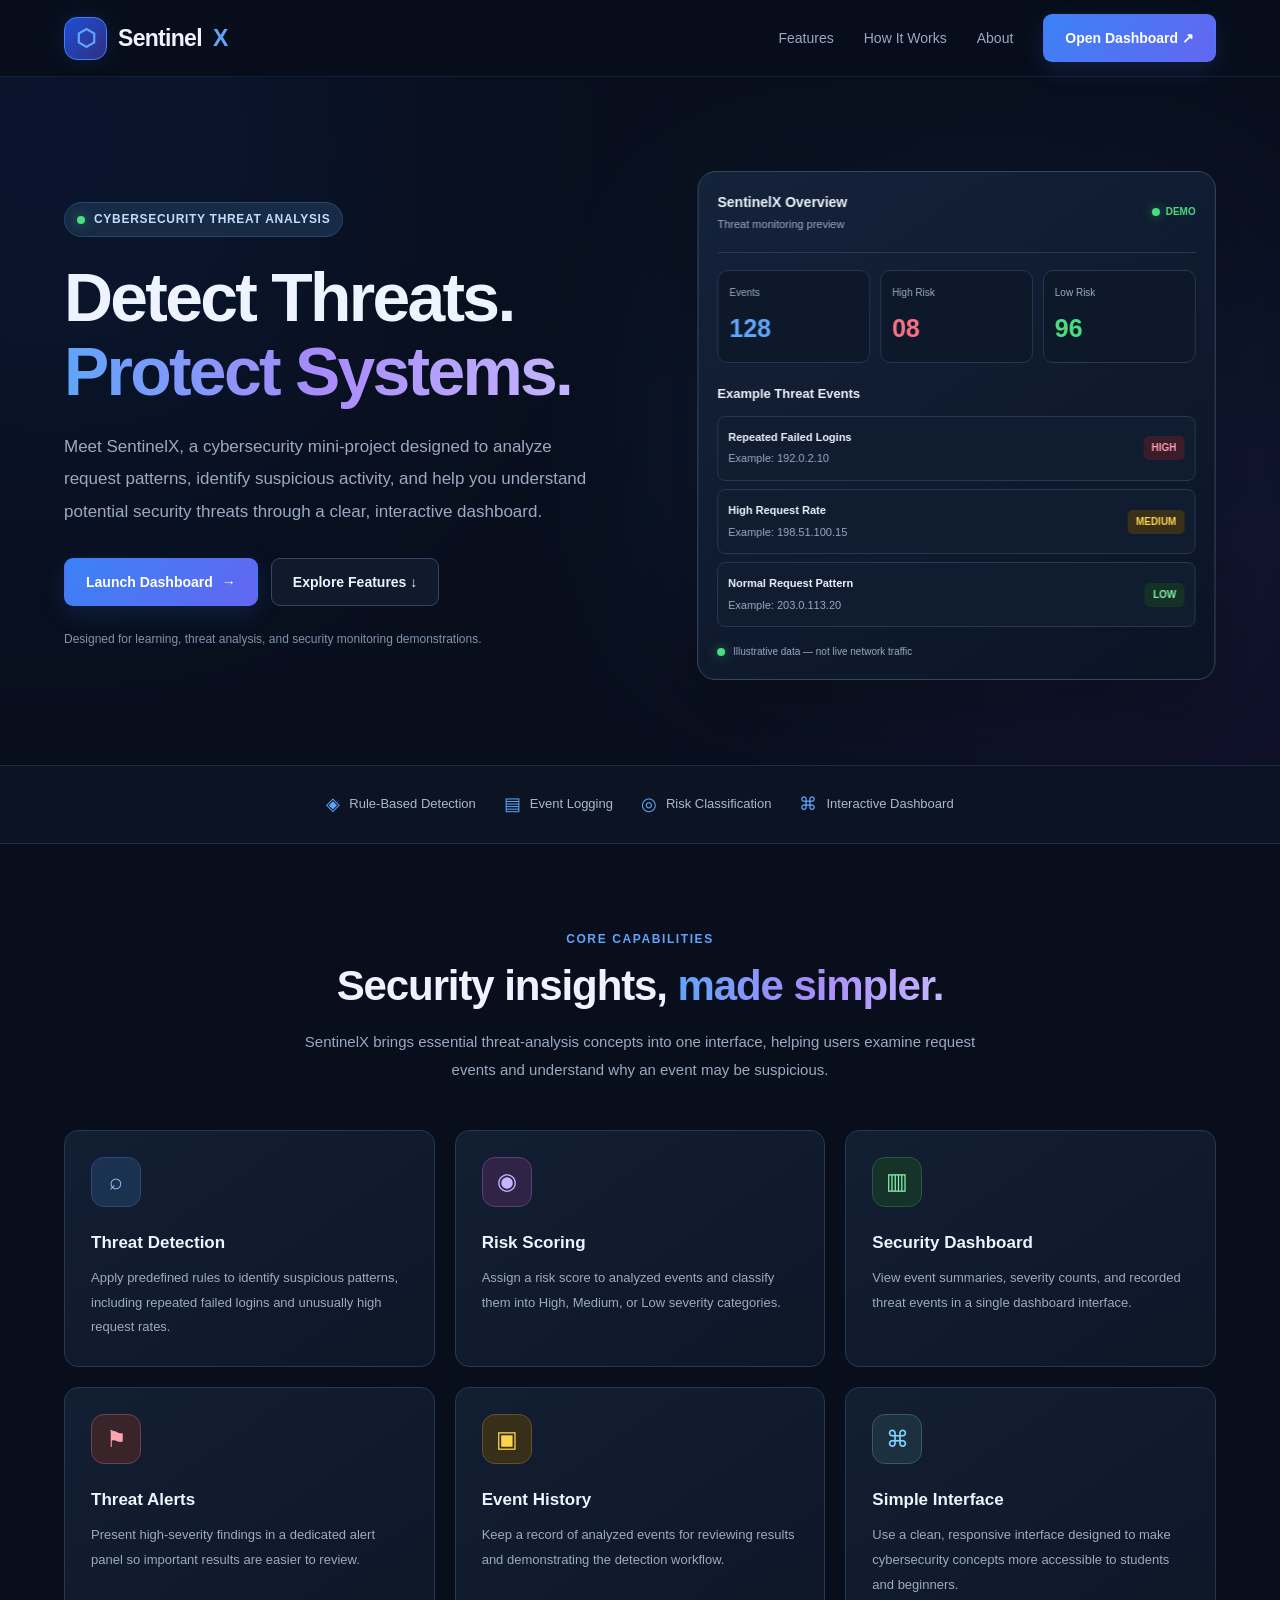
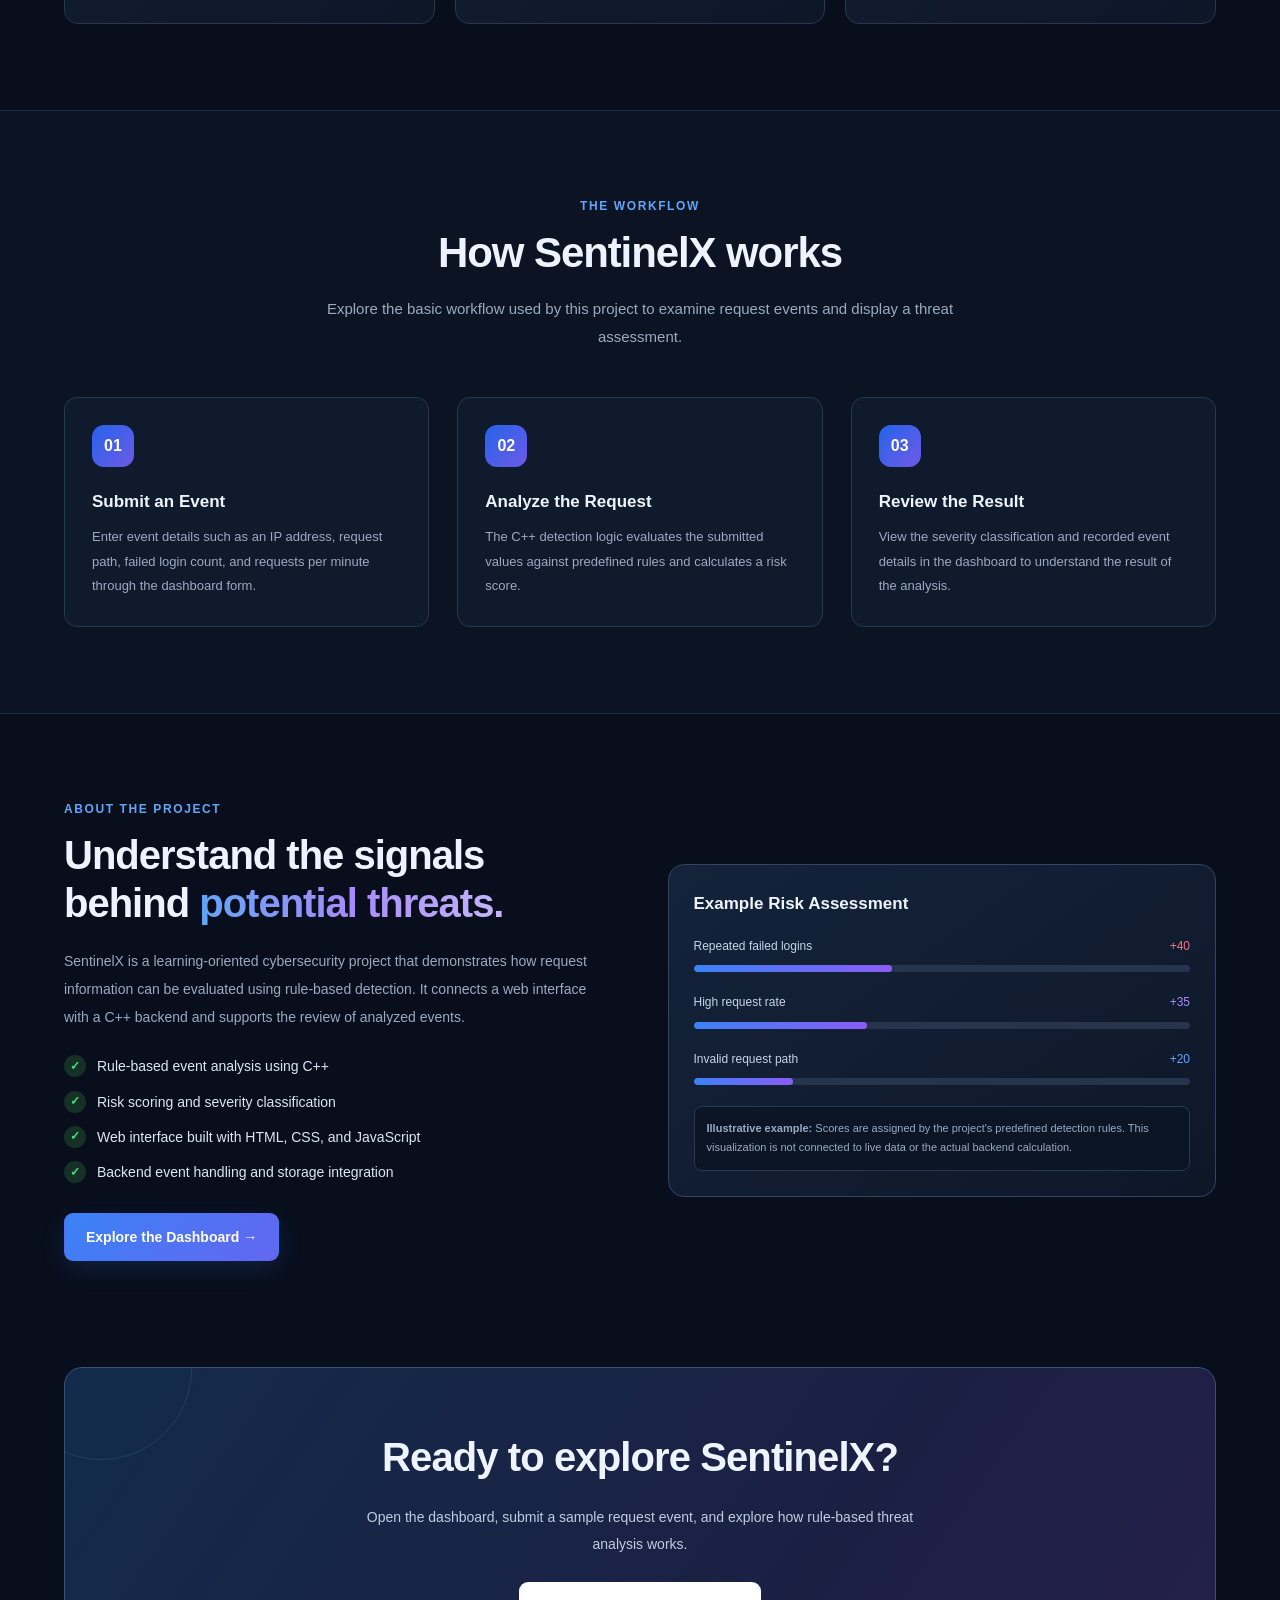
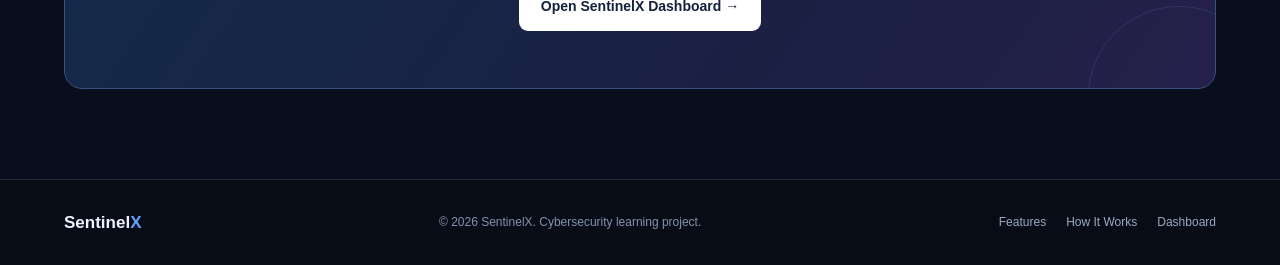
<file: frontend/home.html>
<!DOCTYPE html>
<html lang="en">
<head>
    <meta charset="UTF-8">
    <meta name="viewport" content="width=device-width, initial-scale=1.0">
    <meta name="theme-color" content="#0b1120">
    <meta name="description" content="SentinelX is a cybersecurity threat analysis dashboard that helps identify suspicious request patterns and assess potential threats.">
    <title>SentinelX | Cybersecurity Threat Intelligence</title>

    <style>
        :root {
            --bg: #080e1b;
            --surface: #101a2d;
            --surface-light: #16243b;
            --border: #263852;
            --text: #eef4ff;
            --muted: #9aaac2;
            --blue: #60a5fa;
            --purple: #a78bfa;
            --green: #4ade80;
            --red: #fb7185;
        }

        * {
            box-sizing: border-box;
            margin: 0;
            padding: 0;
        }

        html {
            scroll-behavior: smooth;
            scroll-padding-top: 90px;
        }

        body {
            background: var(--bg);
            color: var(--text);
            font-family: "Segoe UI", Arial, sans-serif;
            line-height: 1.6;
            overflow-x: hidden;
        }

        a {
            color: inherit;
            text-decoration: none;
        }

        button, a {
            -webkit-tap-highlight-color: transparent;
        }

        button:focus-visible, a:focus-visible {
            outline: 2px solid var(--blue);
            outline-offset: 4px;
        }

        .container {
            width: min(1160px, 90%);
            margin: auto;
        }

        /* Navigation */

        .navbar {
            position: sticky;
            top: 0;
            z-index: 100;
            background: rgba(8, 14, 27, 0.92);
            border-bottom: 1px solid rgba(96, 165, 250, 0.13);
            backdrop-filter: blur(16px);
        }

        .nav-content {
            min-height: 76px;
            display: flex;
            justify-content: space-between;
            align-items: center;
            gap: 20px;
        }

        .brand {
            display: flex;
            align-items: center;
            gap: 11px;
            font-size: 23px;
            font-weight: 800;
            letter-spacing: -0.7px;
        }

        .brand-icon {
            display: grid;
            place-items: center;
            width: 43px;
            height: 43px;
            border: 1px solid #3b82f6;
            border-radius: 13px;
            color: #bfdbfe;
            background: linear-gradient(135deg, #1d4ed8, #312e81);
            box-shadow: 0 0 25px #3b82f625;
        }

        .brand span {
            color: var(--blue);
        }

        .nav-links {
            display: flex;
            align-items: center;
            gap: 30px;
        }

        .nav-links > a:not(.btn) {
            color: var(--muted);
            font-size: 14px;
            transition: color 0.2s;
        }

        .nav-links > a:not(.btn):hover {
            color: white;
        }

        .menu-toggle {
            display: none;
            padding: 8px 12px;
            background: var(--surface);
            border: 1px solid var(--border);
            border-radius: 8px;
            color: white;
            font-size: 21px;
            cursor: pointer;
        }

        /* Buttons */

        .btn {
            display: inline-flex;
            justify-content: center;
            align-items: center;
            gap: 9px;
            padding: 12px 21px;
            border: 1px solid transparent;
            border-radius: 9px;
            font-size: 14px;
            font-weight: 700;
            transition: transform 0.2s, background 0.2s, border-color 0.2s;
            cursor: pointer;
        }

        .btn:hover {
            transform: translateY(-2px);
        }

        .btn-primary {
            background: linear-gradient(135deg, #3b82f6, #6366f1);
            color: white;
            box-shadow: 0 8px 25px #3b82f62a;
        }

        .btn-primary:hover {
            background: linear-gradient(135deg, #2563eb, #4f46e5);
        }

        .btn-outline {
            background: #101a2d;
            color: var(--text);
            border-color: #344762;
        }

        .btn-outline:hover {
            background: #182640;
            border-color: var(--blue);
        }

        /* Hero */

        .hero {
            position: relative;
            isolation: isolate;
            padding: 94px 0 85px;
            overflow: hidden;
        }

        .hero::before {
            content: "";
            position: absolute;
            width: 520px;
            height: 520px;
            top: -190px;
            left: -210px;
            background: #2563eb;
            filter: blur(180px);
            opacity: 0.15;
            z-index: -1;
        }

        .hero::after {
            content: "";
            position: absolute;
            width: 500px;
            height: 500px;
            right: -180px;
            bottom: -180px;
            background: #7c3aed;
            filter: blur(190px);
            opacity: 0.12;
            z-index: -1;
        }

        .hero-grid {
            display: grid;
            grid-template-columns: 1.05fr 0.95fr;
            align-items: center;
            gap: 60px;
        }

        .eyebrow {
            display: inline-flex;
            align-items: center;
            gap: 9px;
            padding: 7px 12px;
            margin-bottom: 24px;
            color: #bfdbfe;
            background: #172a46;
            border: 1px solid #29476d;
            border-radius: 100px;
            font-size: 12px;
            font-weight: 700;
            letter-spacing: 0.7px;
            text-transform: uppercase;
        }

        .pulse-dot {
            width: 8px;
            height: 8px;
            background: var(--green);
            border-radius: 50%;
            box-shadow: 0 0 12px #4ade8080;
        }

        .hero h1 {
            max-width: 650px;
            margin-bottom: 22px;
            font-size: clamp(42px, 5.3vw, 68px);
            line-height: 1.09;
            letter-spacing: -2.7px;
        }

        .gradient-text {
            background: linear-gradient(90deg, #60a5fa, #a78bfa, #c4b5fd);
            background-clip: text;
            -webkit-background-clip: text;
            color: transparent;
        }

        .hero-description {
            max-width: 540px;
            margin-bottom: 30px;
            color: var(--muted);
            font-size: 17px;
            line-height: 1.9;
        }

        .hero-actions {
            display: flex;
            flex-wrap: wrap;
            gap: 13px;
        }

        .hero-note {
            margin-top: 24px;
            color: #8193ad;
            font-size: 12px;
        }

        /* Dashboard preview */

        .preview-wrap {
            position: relative;
        }

        .preview-glow {
            position: absolute;
            inset: 10% 0;
            background: #3b82f6;
            filter: blur(100px);
            opacity: 0.13;
            z-index: -1;
        }

        .preview {
            padding: 19px;
            background: linear-gradient(145deg, #14223a, #0b1425);
            border: 1px solid #344761;
            border-radius: 18px;
            box-shadow: 0 30px 80px #0005;
            transform: rotateY(-3deg) rotateX(1deg);
        }

        .preview-top {
            display: flex;
            align-items: center;
            justify-content: space-between;
            gap: 12px;
            padding-bottom: 18px;
            border-bottom: 1px solid var(--border);
        }

        .preview-title {
            font-size: 14px;
            font-weight: 800;
        }

        .preview-subtitle {
            margin-top: 3px;
            color: var(--muted);
            font-size: 11px;
        }

        .live-label {
            display: inline-flex;
            align-items: center;
            gap: 6px;
            color: var(--green);
            font-size: 10px;
            font-weight: 800;
        }

        .mini-stats {
            display: grid;
            grid-template-columns: repeat(3, minmax(0, 1fr));
            gap: 10px;
            margin: 17px 0;
        }

        .mini-stat {
            min-width: 0;
            padding: 14px 11px;
            background: #0d192b;
            border: 1px solid #243650;
            border-radius: 10px;
        }

        .mini-stat-label {
            color: var(--muted);
            font-size: 10px;
        }

        .mini-stat-value {
            margin-top: 7px;
            font-size: 25px;
            font-weight: 800;
        }

        .blue { color: var(--blue); }
        .red { color: var(--red); }
        .green { color: var(--green); }
        .purple { color: var(--purple); }

        .preview-section-title {
            margin: 21px 0 11px;
            font-size: 13px;
            font-weight: 700;
        }

        .threat-row {
            display: flex;
            align-items: center;
            justify-content: space-between;
            gap: 10px;
            padding: 12px 10px;
            margin-top: 8px;
            background: #101c30;
            border: 1px solid #263852;
            border-radius: 8px;
            font-size: 11px;
        }

        .threat-info {
            min-width: 0;
        }

        .threat-name {
            font-weight: 700;
        }

        .threat-detail {
            margin-top: 4px;
            color: var(--muted);
            overflow-wrap: anywhere;
        }

        .threat-badge {
            padding: 4px 8px;
            border-radius: 5px;
            font-size: 10px;
            font-weight: 800;
            white-space: nowrap;
        }

        .badge-high {
            background: #3b1c2a;
            color: #ff9eae;
        }

        .badge-medium {
            background: #3a3019;
            color: #fcd34d;
        }

        .badge-low {
            background: #153126;
            color: #86efac;
        }

        .preview-footer {
            display: flex;
            align-items: center;
            gap: 8px;
            margin-top: 17px;
            color: var(--muted);
            font-size: 10px;
        }

        /* Trust strip */

        .trust-strip {
            padding: 24px 0;
            border-top: 1px solid #1c2b40;
            border-bottom: 1px solid #1c2b40;
            background: #0c1423;
        }

        .trust-content {
            display: flex;
            justify-content: center;
            align-items: center;
            flex-wrap: wrap;
            gap: 28px;
            color: #a9b8ce;
            font-size: 13px;
        }

        .trust-item {
            display: flex;
            align-items: center;
            gap: 9px;
        }

        .trust-icon {
            color: var(--blue);
            font-size: 18px;
        }

        /* General sections */

        section.content-section {
            padding: 86px 0;
        }

        .section-heading {
            max-width: 680px;
            margin: 0 auto 45px;
            text-align: center;
        }

        .section-kicker {
            margin-bottom: 12px;
            color: var(--blue);
            font-size: 12px;
            font-weight: 800;
            letter-spacing: 1.6px;
            text-transform: uppercase;
        }

        .section-heading h2 {
            margin-bottom: 16px;
            font-size: clamp(29px, 4vw, 42px);
            line-height: 1.2;
            letter-spacing: -1.1px;
        }

        .section-heading p {
            color: var(--muted);
            font-size: 15px;
            line-height: 1.9;
        }

        /* Feature cards */

        .features-grid {
            display: grid;
            grid-template-columns: repeat(3, minmax(0, 1fr));
            gap: 20px;
        }

        .feature-card {
            padding: 26px;
            background: linear-gradient(145deg, #121e32, #0e1728);
            border: 1px solid var(--border);
            border-radius: 14px;
            transition: transform 0.25s, border-color 0.25s;
        }

        .feature-card:hover {
            transform: translateY(-5px);
            border-color: #4a6c9a;
        }

        .feature-icon {
            display: grid;
            place-items: center;
            width: 50px;
            height: 50px;
            margin-bottom: 22px;
            background: #1b3150;
            border: 1px solid #2a4a75;
            border-radius: 13px;
            color: #93c5fd;
            font-size: 23px;
        }

        .feature-card:nth-child(2) .feature-icon {
            background: #302345;
            border-color: #584079;
            color: #c4b5fd;
        }

        .feature-card:nth-child(3) .feature-icon {
            background: #153329;
            border-color: #275641;
            color: #86efac;
        }

        .feature-card:nth-child(4) .feature-icon {
            background: #39242a;
            border-color: #70404a;
            color: #fda4af;
        }

        .feature-card:nth-child(5) .feature-icon {
            background: #382f1b;
            border-color: #655127;
            color: #fcd34d;
        }

        .feature-card:nth-child(6) .feature-icon {
            background: #1d3040;
            border-color: #35586b;
            color: #7dd3fc;
        }

        .feature-card h3 {
            margin-bottom: 10px;
            font-size: 17px;
        }

        .feature-card p {
            color: var(--muted);
            font-size: 13px;
            line-height: 1.9;
        }

        /* How it works */

        .how-section {
            background: #0c1423;
            border-top: 1px solid #1b2b41;
            border-bottom: 1px solid #1b2b41;
        }

        .steps-grid {
            display: grid;
            grid-template-columns: repeat(3, minmax(0, 1fr));
            gap: 28px;
        }

        .step-card {
            position: relative;
            padding: 27px;
            background: #101a2d;
            border: 1px solid var(--border);
            border-radius: 13px;
        }

        .step-number {
            display: grid;
            place-items: center;
            width: 42px;
            height: 42px;
            margin-bottom: 21px;
            border-radius: 12px;
            background: linear-gradient(135deg, #2563eb, #6d5ae6);
            color: white;
            font-size: 16px;
            font-weight: 800;
        }

        .step-card h3 {
            margin-bottom: 10px;
            font-size: 17px;
        }

        .step-card p {
            color: var(--muted);
            font-size: 13px;
            line-height: 1.9;
        }

        /* About */

        .about-grid {
            display: grid;
            grid-template-columns: 1fr 1fr;
            gap: 55px;
            align-items: center;
        }

        .about-copy h2 {
            margin-bottom: 20px;
            font-size: clamp(29px, 4vw, 40px);
            line-height: 1.2;
            letter-spacing: -1px;
        }

        .about-copy > p {
            margin-bottom: 22px;
            color: var(--muted);
            font-size: 14px;
            line-height: 2;
        }

        .check-list {
            display: grid;
            gap: 13px;
            margin: 24px 0 29px;
            list-style: none;
        }

        .check-list li {
            display: flex;
            align-items: flex-start;
            gap: 11px;
            color: #dbe7f8;
            font-size: 14px;
        }

        .check {
            display: grid;
            place-items: center;
            flex-shrink: 0;
            width: 22px;
            height: 22px;
            border-radius: 50%;
            background: #153126;
            color: var(--green);
            font-size: 12px;
            font-weight: 800;
        }

        .about-visual {
            padding: 25px;
            background: linear-gradient(145deg, #14233b, #0e1728);
            border: 1px solid #314660;
            border-radius: 16px;
        }

        .about-visual h3 {
            margin-bottom: 20px;
            font-size: 17px;
        }

        .score-item {
            margin-bottom: 21px;
        }

        .score-label {
            display: flex;
            justify-content: space-between;
            gap: 12px;
            margin-bottom: 9px;
            color: #c6d4e8;
            font-size: 12px;
        }

        .score-track {
            height: 7px;
            overflow: hidden;
            background: #26354b;
            border-radius: 20px;
        }

        .score-fill {
            height: 100%;
            border-radius: inherit;
            background: linear-gradient(90deg, #3b82f6, #8b5cf6);
        }

        .score-note {
            padding: 12px;
            background: #0b1526;
            border: 1px solid #263852;
            border-radius: 8px;
            color: var(--muted);
            font-size: 11px;
            line-height: 1.8;
        }

        /* CTA */

        .cta-section {
            padding: 20px 0 90px;
        }

        .cta-box {
            position: relative;
            padding: 57px 30px;
            overflow: hidden;
            text-align: center;
            background: linear-gradient(125deg, #132b4b, #1b2043 65%, #25204b);
            border: 1px solid #38527c;
            border-radius: 18px;
        }

        .cta-box::before,
        .cta-box::after {
            content: "";
            position: absolute;
            width: 180px;
            height: 180px;
            border: 1px solid #93c5fd20;
            border-radius: 50%;
            pointer-events: none;
        }

        .cta-box::before {
            top: -90px;
            left: -55px;
        }

        .cta-box::after {
            right: -55px;
            bottom: -100px;
        }

        .cta-box h2 {
            margin-bottom: 15px;
            font-size: clamp(27px, 4vw, 40px);
            letter-spacing: -0.9px;
        }

        .cta-box p {
            max-width: 590px;
            margin: 0 auto 25px;
            color: #c0cce0;
            font-size: 14px;
            line-height: 1.9;
        }

        .cta-box .btn {
            background: white;
            color: #14213a;
        }

        .cta-box .btn:hover {
            background: #dbeafe;
        }

        /* Footer */

        footer {
            padding: 29px 0;
            border-top: 1px solid #1c2b40;
            background: #070c17;
        }

        .footer-content {
            display: flex;
            justify-content: space-between;
            align-items: center;
            flex-wrap: wrap;
            gap: 18px;
        }

        .footer-brand {
            font-size: 17px;
            font-weight: 800;
        }

        .footer-brand span {
            color: var(--blue);
        }

        .footer-copy {
            color: #8494ac;
            font-size: 12px;
        }

        .footer-links {
            display: flex;
            flex-wrap: wrap;
            gap: 20px;
            color: var(--muted);
            font-size: 12px;
        }

        .footer-links a:hover {
            color: white;
        }

        /* Responsive design */

        @media (max-width: 900px) {
            .hero {
                padding: 70px 0;
            }

            .hero-grid {
                grid-template-columns: 1fr;
                gap: 45px;
            }

            .hero-copy {
                max-width: 720px;
            }

            .preview-wrap {
                max-width: 650px;
                width: 100%;
                margin: auto;
            }

            .features-grid {
                grid-template-columns: repeat(2, minmax(0, 1fr));
            }

            .steps-grid {
                grid-template-columns: 1fr;
                gap: 16px;
            }

            .about-grid {
                grid-template-columns: 1fr;
                gap: 35px;
            }
        }

        @media (max-width: 650px) {
            .nav-content {
                min-height: 68px;
            }

            .brand {
                font-size: 21px;
            }

            .menu-toggle {
                display: block;
            }

            .nav-links {
                position: absolute;
                top: 68px;
                left: 0;
                right: 0;
                display: none;
                align-items: stretch;
                flex-direction: column;
                gap: 0;
                padding: 15px 5%;
                background: #0c1423;
                border-bottom: 1px solid var(--border);
            }

            .nav-links.open {
                display: flex;
            }

            .nav-links > a {
                padding: 12px 0;
            }

            .nav-links > .btn {
                margin-top: 8px;
            }

            .hero {
                padding: 57px 0;
            }

            .hero h1 {
                font-size: clamp(39px, 11vw, 55px);
                letter-spacing: -1.8px;
            }

            .hero-description {
                font-size: 15px;
            }

            .hero-actions {
                flex-direction: column;
                align-items: stretch;
            }

            .hero-actions .btn {
                width: 100%;
            }

            .preview {
                padding: 13px;
                transform: none;
            }

            .mini-stats {
                gap: 6px;
            }

            .mini-stat {
                padding: 10px 7px;
            }

            .mini-stat-value {
                font-size: 21px;
            }

            section.content-section {
                padding: 65px 0;
            }

            .section-heading {
                margin-bottom: 30px;
            }

            .features-grid {
                grid-template-columns: 1fr;
            }

            .feature-card,
            .step-card {
                padding: 22px;
            }

            .trust-content {
                gap: 16px 22px;
                justify-content: flex-start;
            }

            .cta-section {
                padding-bottom: 60px;
            }

            .cta-box {
                padding: 42px 20px;
            }

            .footer-content {
                align-items: flex-start;
                flex-direction: column;
            }
        }

        @media (prefers-reduced-motion: reduce) {
            *,
            *::before,
            *::after {
                scroll-behavior: auto !important;
                transition-duration: 0.01ms !important;
            }
        }
    </style>
</head>

<body>

    <!-- Navigation -->
    <header class="navbar">
        <div class="container nav-content">
            <a href="home.html" class="brand" aria-label="SentinelX home">
                <span class="brand-icon" aria-hidden="true">⬡</span>
                Sentinel<span>X</span>
            </a>

            <button class="menu-toggle" id="menuToggle"
                    type="button" aria-label="Open navigation"
                    aria-expanded="false" aria-controls="navLinks">
                ☰
            </button>

            <nav class="nav-links" id="navLinks" aria-label="Main navigation">
                <a href="#features">Features</a>
                <a href="#how-it-works">How It Works</a>
                <a href="#about">About</a>
                <a href="index.html" class="btn btn-primary">Open Dashboard ↗</a>
            </nav>
        </div>
    </header>

    <main>
        <!-- Hero section -->
        <section class="hero">
            <div class="container hero-grid">
                <div class="hero-copy">
                    <div class="eyebrow">
                        <span class="pulse-dot"></span>
                        Cybersecurity Threat Analysis
                    </div>

                    <h1>
                        Detect Threats.<br>
                        <span class="gradient-text">Protect Systems.</span>
                    </h1>

                    <p class="hero-description">
                        Meet SentinelX, a cybersecurity mini-project designed
                        to analyze request patterns, identify suspicious
                        activity, and help you understand potential security
                        threats through a clear, interactive dashboard.
                    </p>

                    <div class="hero-actions">
                        <a href="index.html" class="btn btn-primary">
                            Launch Dashboard <span>→</span>
                        </a>

                        <a href="#features" class="btn btn-outline">
                            Explore Features ↓
                        </a>
                    </div>

                    <p class="hero-note">
                        Designed for learning, threat analysis, and security
                        monitoring demonstrations.
                    </p>
                </div>

                <!-- Illustrative dashboard preview -->
                <div class="preview-wrap">
                    <div class="preview-glow"></div>

                    <div class="preview">
                        <div class="preview-top">
                            <div>
                                <div class="preview-title">SentinelX Overview</div>
                                <div class="preview-subtitle">
                                    Threat monitoring preview
                                </div>
                            </div>

                            <span class="live-label">
                                <span class="pulse-dot"></span>
                                DEMO
                            </span>
                        </div>

                        <div class="mini-stats">
                            <div class="mini-stat">
                                <div class="mini-stat-label">Events</div>
                                <div class="mini-stat-value blue">128</div>
                            </div>

                            <div class="mini-stat">
                                <div class="mini-stat-label">High Risk</div>
                                <div class="mini-stat-value red">08</div>
                            </div>

                            <div class="mini-stat">
                                <div class="mini-stat-label">Low Risk</div>
                                <div class="mini-stat-value green">96</div>
                            </div>
                        </div>

                        <div class="preview-section-title">
                            Example Threat Events
                        </div>

                        <div class="threat-row">
                            <div class="threat-info">
                                <div class="threat-name">Repeated Failed Logins</div>
                                <div class="threat-detail">
                                    Example: 192.0.2.10
                                </div>
                            </div>
                            <span class="threat-badge badge-high">HIGH</span>
                        </div>

                        <div class="threat-row">
                            <div class="threat-info">
                                <div class="threat-name">High Request Rate</div>
                                <div class="threat-detail">
                                    Example: 198.51.100.15
                                </div>
                            </div>
                            <span class="threat-badge badge-medium">MEDIUM</span>
                        </div>

                        <div class="threat-row">
                            <div class="threat-info">
                                <div class="threat-name">Normal Request Pattern</div>
                                <div class="threat-detail">
                                    Example: 203.0.113.20
                                </div>
                            </div>
                            <span class="threat-badge badge-low">LOW</span>
                        </div>

                        <div class="preview-footer">
                            <span class="pulse-dot"></span>
                            Illustrative data — not live network traffic
                        </div>
                    </div>
                </div>
            </div>
        </section>

        <!-- Project highlights -->
        <section class="trust-strip">
            <div class="container trust-content">
                <div class="trust-item">
                    <span class="trust-icon">◈</span>
                    Rule-Based Detection
                </div>
                <div class="trust-item">
                    <span class="trust-icon">▤</span>
                    Event Logging
                </div>
                <div class="trust-item">
                    <span class="trust-icon">◎</span>
                    Risk Classification
                </div>
                <div class="trust-item">
                    <span class="trust-icon">⌘</span>
                    Interactive Dashboard
                </div>
            </div>
        </section>

        <!-- Features -->
        <section class="content-section" id="features">
            <div class="container">
                <div class="section-heading">
                    <div class="section-kicker">Core Capabilities</div>
                    <h2>Security insights, <span class="gradient-text">made simpler.</span></h2>
                    <p>
                        SentinelX brings essential threat-analysis concepts
                        into one interface, helping users examine request
                        events and understand why an event may be suspicious.
                    </p>
                </div>

                <div class="features-grid">
                    <article class="feature-card">
                        <div class="feature-icon">⌕</div>
                        <h3>Threat Detection</h3>
                        <p>
                            Apply predefined rules to identify suspicious
                            patterns, including repeated failed logins and
                            unusually high request rates.
                        </p>
                    </article>

                    <article class="feature-card">
                        <div class="feature-icon">◉</div>
                        <h3>Risk Scoring</h3>
                        <p>
                            Assign a risk score to analyzed events and classify
                            them into High, Medium, or Low severity categories.
                        </p>
                    </article>

                    <article class="feature-card">
                        <div class="feature-icon">▥</div>
                        <h3>Security Dashboard</h3>
                        <p>
                            View event summaries, severity counts, and recorded
                            threat events in a single dashboard interface.
                        </p>
                    </article>

                    <article class="feature-card">
                        <div class="feature-icon">⚑</div>
                        <h3>Threat Alerts</h3>
                        <p>
                            Present high-severity findings in a dedicated
                            alert panel so important results are easier to
                            review.
                        </p>
                    </article>

                    <article class="feature-card">
                        <div class="feature-icon">▣</div>
                        <h3>Event History</h3>
                        <p>
                            Keep a record of analyzed events for reviewing
                            results and demonstrating the detection workflow.
                        </p>
                    </article>

                    <article class="feature-card">
                        <div class="feature-icon">⌘</div>
                        <h3>Simple Interface</h3>
                        <p>
                            Use a clean, responsive interface designed to make
                            cybersecurity concepts more accessible to students
                            and beginners.
                        </p>
                    </article>
                </div>
            </div>
        </section>

        <!-- How it works -->
        <section class="content-section how-section" id="how-it-works">
            <div class="container">
                <div class="section-heading">
                    <div class="section-kicker">The Workflow</div>
                    <h2>How SentinelX works</h2>
                    <p>
                        Explore the basic workflow used by this project to
                        examine request events and display a threat assessment.
                    </p>
                </div>

                <div class="steps-grid">
                    <article class="step-card">
                        <div class="step-number">01</div>
                        <h3>Submit an Event</h3>
                        <p>
                            Enter event details such as an IP address, request
                            path, failed login count, and requests per minute
                            through the dashboard form.
                        </p>
                    </article>

                    <article class="step-card">
                        <div class="step-number">02</div>
                        <h3>Analyze the Request</h3>
                        <p>
                            The C++ detection logic evaluates the submitted
                            values against predefined rules and calculates a
                            risk score.
                        </p>
                    </article>

                    <article class="step-card">
                        <div class="step-number">03</div>
                        <h3>Review the Result</h3>
                        <p>
                            View the severity classification and recorded
                            event details in the dashboard to understand the
                            result of the analysis.
                        </p>
                    </article>
                </div>
            </div>
        </section>

        <!-- About -->
        <section class="content-section" id="about">
            <div class="container about-grid">
                <div class="about-copy">
                    <div class="section-kicker">About the Project</div>

                    <h2>
                        Understand the signals behind
                        <span class="gradient-text">potential threats.</span>
                    </h2>

                    <p>
                        SentinelX is a learning-oriented cybersecurity
                        project that demonstrates how request information
                        can be evaluated using rule-based detection. It
                        connects a web interface with a C++ backend and
                        supports the review of analyzed events.
                    </p>

                    <ul class="check-list">
                        <li>
                            <span class="check">✓</span>
                            <span>Rule-based event analysis using C++</span>
                        </li>
                        <li>
                            <span class="check">✓</span>
                            <span>Risk scoring and severity classification</span>
                        </li>
                        <li>
                            <span class="check">✓</span>
                            <span>Web interface built with HTML, CSS, and JavaScript</span>
                        </li>
                        <li>
                            <span class="check">✓</span>
                            <span>Backend event handling and storage integration</span>
                        </li>
                    </ul>

                    <a href="index.html" class="btn btn-primary">
                        Explore the Dashboard →
                    </a>
                </div>

                <div class="about-visual">
                    <h3>Example Risk Assessment</h3>

                    <div class="score-item">
                        <div class="score-label">
                            <span>Repeated failed logins</span>
                            <span class="red">+40</span>
                        </div>
                        <div class="score-track">
                            <div class="score-fill" style="width: 40%"></div>
                        </div>
                    </div>

                    <div class="score-item">
                        <div class="score-label">
                            <span>High request rate</span>
                            <span class="purple">+35</span>
                        </div>
                        <div class="score-track">
                            <div class="score-fill" style="width: 35%"></div>
                        </div>
                    </div>

                    <div class="score-item">
                        <div class="score-label">
                            <span>Invalid request path</span>
                            <span class="blue">+20</span>
                        </div>
                        <div class="score-track">
                            <div class="score-fill" style="width: 20%"></div>
                        </div>
                    </div>

                    <div class="score-note">
                        <strong>Illustrative example:</strong> Scores are
                        assigned by the project's predefined detection rules.
                        This visualization is not connected to live data or
                        the actual backend calculation.
                    </div>
                </div>
            </div>
        </section>

        <!-- Call to action -->
        <section class="cta-section">
            <div class="container">
                <div class="cta-box">
                    <h2>Ready to explore SentinelX?</h2>
                    <p>
                        Open the dashboard, submit a sample request event,
                        and explore how rule-based threat analysis works.
                    </p>
                    <a href="index.html" class="btn">
                        Open SentinelX Dashboard →
                    </a>
                </div>
            </div>
        </section>
    </main>

    <!-- Footer -->
    <footer>
        <div class="container footer-content">
            <a href="home.html" class="footer-brand">
                Sentinel<span>X</span>
            </a>

            <p class="footer-copy">
                © <span id="currentYear"></span> SentinelX.
                Cybersecurity learning project.
            </p>

            <div class="footer-links">
                <a href="#features">Features</a>
                <a href="#how-it-works">How It Works</a>
                <a href="index.html">Dashboard</a>
            </div>
        </div>
    </footer>

    <script>
        const menuToggle = document.getElementById("menuToggle");
        const navLinks = document.getElementById("navLinks");

        menuToggle.addEventListener("click", function () {
            const isOpen = navLinks.classList.toggle("open");
            menuToggle.setAttribute("aria-expanded", String(isOpen));
            menuToggle.setAttribute(
                "aria-label",
                isOpen ? "Close navigation" : "Open navigation"
            );
            menuToggle.textContent = isOpen ? "✕" : "☰";
        });

        navLinks.querySelectorAll("a").forEach(function (link) {
            link.addEventListener("click", function () {
                navLinks.classList.remove("open");
                menuToggle.setAttribute("aria-expanded", "false");
                menuToggle.setAttribute("aria-label", "Open navigation");
                menuToggle.textContent = "☰";
            });
        });

        document.getElementById("currentYear").textContent =
            new Date().getFullYear();
    </script>

</body>
</html>
</file>
